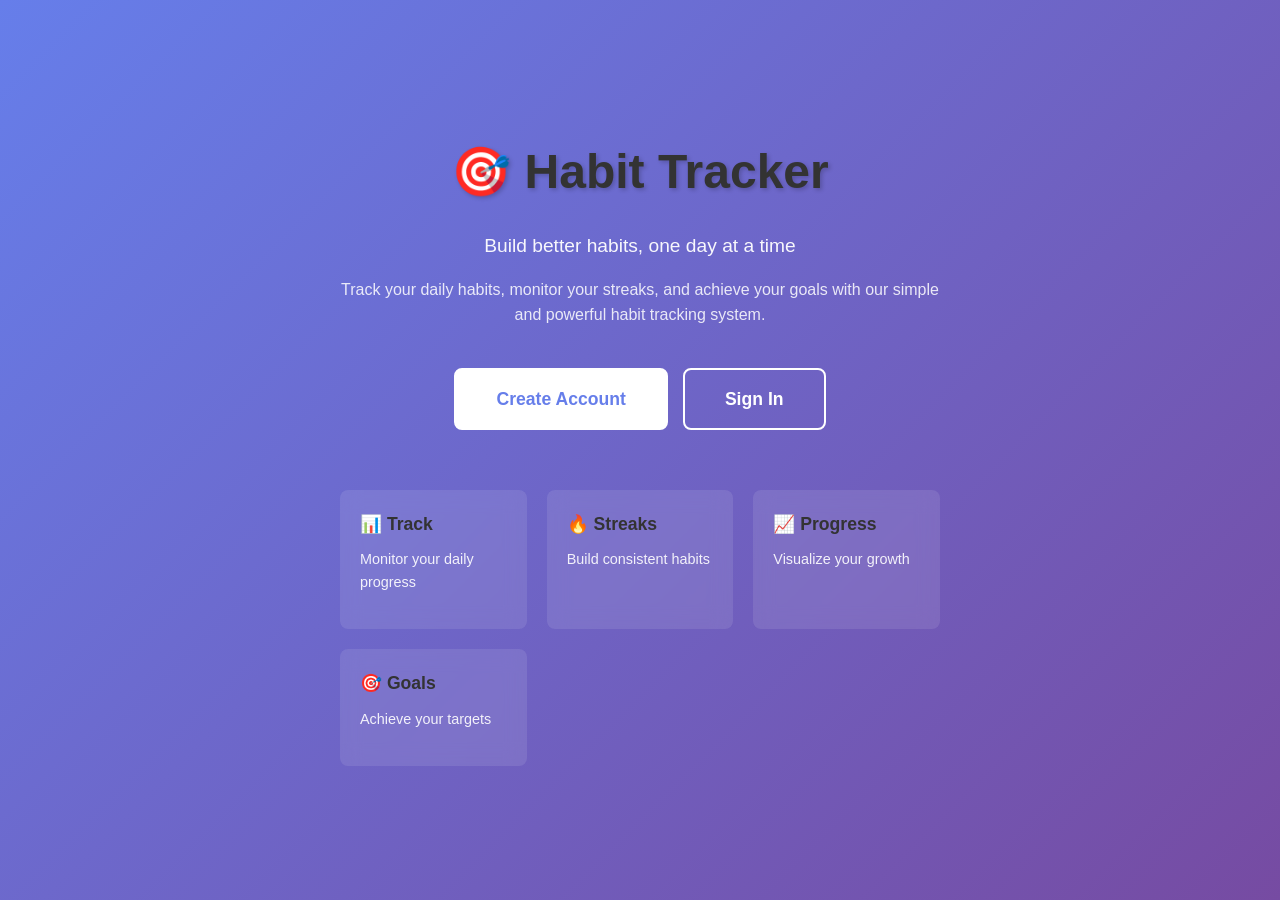
<file: templates/index.html>
<!DOCTYPE html>
<html lang="en">
<head>
    <meta charset="UTF-8">
    <meta name="viewport" content="width=device-width, initial-scale=1.0">
    <title>Habit Tracker - Build Better Habits</title>
    <link rel="stylesheet" href="/static/style.css">
    <style>
        .welcome-container {
            display: flex;
            flex-direction: column;
            align-items: center;
            justify-content: center;
            min-height: 100vh;
            background: linear-gradient(135deg, #667eea 0%, #764ba2 100%);
            color: white;
            text-align: center;
            padding: 20px;
        }
        .welcome-content {
            max-width: 600px;
        }
        .welcome-content h1 {
            font-size: 3em;
            margin-bottom: 20px;
            text-shadow: 2px 2px 4px rgba(0,0,0,0.2);
        }
        .welcome-content p {
            font-size: 1.2em;
            margin-bottom: 15px;
            opacity: 0.95;
            line-height: 1.6;
        }
        .welcome-buttons {
            display: flex;
            gap: 15px;
            justify-content: center;
            margin-top: 40px;
            flex-wrap: wrap;
        }
        .welcome-buttons a {
            padding: 15px 40px;
            font-size: 1.1em;
            border-radius: 8px;
            text-decoration: none;
            transition: all 0.3s ease;
            font-weight: 600;
            border: 2px solid white;
        }
        .welcome-buttons .btn-register {
            background-color: white;
            color: #667eea;
        }
        .welcome-buttons .btn-register:hover {
            background-color: #f0f0f0;
            transform: translateY(-2px);
        }
        .welcome-buttons .btn-login {
            background-color: transparent;
            color: white;
        }
        .welcome-buttons .btn-login:hover {
            background-color: rgba(255,255,255,0.1);
            transform: translateY(-2px);
        }
        .features {
            display: grid;
            grid-template-columns: repeat(auto-fit, minmax(150px, 1fr));
            gap: 20px;
            margin-top: 60px;
            text-align: left;
        }
        .feature {
            background: rgba(255,255,255,0.1);
            padding: 20px;
            border-radius: 8px;
            backdrop-filter: blur(10px);
        }
        .feature h3 {
            font-size: 1.1em;
            margin-bottom: 10px;
        }
        .feature p {
            font-size: 0.9em;
            opacity: 0.9;
        }
    </style>
</head>
<body>
    <div class="welcome-container">
        <div class="welcome-content">
            <h1>🎯 Habit Tracker</h1>
            <p>Build better habits, one day at a time</p>
            <p style="font-size: 1em; opacity: 0.85;">Track your daily habits, monitor your streaks, and achieve your goals with our simple and powerful habit tracking system.</p>

            <div class="welcome-buttons">
                <a href="/register" class="btn-register">Create Account</a>
                <a href="/login" class="btn-login">Sign In</a>
            </div>

            <div class="features">
                <div class="feature">
                    <h3>📊 Track</h3>
                    <p>Monitor your daily progress</p>
                </div>
                <div class="feature">
                    <h3>🔥 Streaks</h3>
                    <p>Build consistent habits</p>
                </div>
                <div class="feature">
                    <h3>📈 Progress</h3>
                    <p>Visualize your growth</p>
                </div>
                <div class="feature">
                    <h3>🎯 Goals</h3>
                    <p>Achieve your targets</p>
                </div>
            </div>
        </div>
    </div>
</body>
</html>
</file>
<file: static/style.css>
* {
    margin: 0;
    padding: 0;
    box-sizing: border-box;
}

:root {
    --primary: #0077be;
    --secondary: #00a8e8;
    --success: #27ae60;
    --danger: #e74c3c;
    --warning: #f39c12;
    --light: #f5f5f5;
    --text: #333;
    --text-light: #666;
    --border: #ddd;
    --shadow: 0 2px 8px rgba(0, 0, 0, 0.1);
    --shadow-lg: 0 4px 12px rgba(0, 0, 0, 0.15);
}

body {
    font-family: -apple-system, BlinkMacSystemFont, 'Segoe UI', Roboto, 'Helvetica Neue', Arial, sans-serif;
    background-color: #fafafa;
    color: var(--text);
    line-height: 1.6;
}

/* Navbar */
.navbar {
    background-color: white;
    border-bottom: 1px solid var(--border);
    padding: 1rem 0;
    box-shadow: var(--shadow);
}

.nav-container {
    max-width: 1200px;
    margin: 0 auto;
    display: flex;
    justify-content: space-between;
    align-items: center;
    padding: 0 2rem;
}

.logo {
    font-size: 1.5rem;
    font-weight: 700;
    color: var(--primary);
    text-decoration: none;
}

.nav-links {
    display: flex;
    gap: 2rem;
}

.nav-links a {
    color: var(--text);
    text-decoration: none;
    font-size: 0.95rem;
    transition: color 0.2s;
}

.nav-links a:hover {
    color: var(--primary);
}

/* Main Content */
.main-content {
    max-width: 1200px;
    margin: 0 auto;
    padding: 2rem;
    min-height: calc(100vh - 200px);
}

.footer {
    background-color: #fafafa;
    border-top: 1px solid var(--border);
    color: var(--text-light);
    text-align: center;
    padding: 2rem;
    margin-top: 4rem;
    font-size: 0.9rem;
}

/* Alerts */
.alert {
    padding: 1rem;
    margin-bottom: 1rem;
    border-radius: 6px;
    border-left: 4px solid;
}

.alert-error {
    background-color: #fee;
    border-left-color: var(--danger);
    color: #c33;
}

.alert-success {
    background-color: #efe;
    border-left-color: var(--success);
    color: #3a3;
}

/* Buttons */
.btn {
    padding: 0.6rem 1.2rem;
    border: 1px solid transparent;
    border-radius: 6px;
    cursor: pointer;
    font-size: 0.95rem;
    text-decoration: none;
    display: inline-block;
    transition: all 0.2s;
    font-weight: 500;
}

.btn:hover {
    transform: translateY(-1px);
}

.btn-primary {
    background-color: var(--primary);
    color: white;
}

.btn-small {
    padding: 0.4rem 0.8rem;
    font-size: 0.8rem;
    margin-left: 0.5rem;
}

.file-input-group {
    display: flex;
    gap: 0.5rem;
    align-items: center;
}

.btn-primary:hover {
    background-color: #0066a1;
}

.btn-secondary {
    background-color: transparent;
    color: var(--primary);
    border: 1px solid var(--primary);
}

.btn-secondary:hover {
    background-color: var(--primary);
    color: white;
}

.btn-outline {
    background-color: transparent;
    color: var(--text);
    border: 1px solid var(--border);
}

.btn-outline:hover {
    background-color: var(--light);
    border-color: var(--text);
}

.btn-danger {
    background-color: var(--danger);
    color: white;
}

.btn-danger:hover {
    background-color: #c0392b;
}

.btn-small {
    padding: 0.4rem 0.8rem;
    font-size: 0.85rem;
}

.btn-large {
    padding: 0.75rem 1.5rem;
    font-size: 1rem;
}

.btn-icon {
    background: none;
    border: none;
    padding: 0.4rem;
    cursor: pointer;
    color: var(--text-light);
    transition: color 0.2s;
}

.btn-icon:hover {
    color: var(--danger);
}

/* Forms */
.form-group {
    margin-bottom: 1.5rem;
    display: flex;
    flex-direction: column;
    gap: 0.5rem;
}

.form-group label {
    font-weight: 500;
    color: var(--text);
    display: block;
}

.form-group input[type="text"],
.form-group input[type="email"],
.form-group input[type="password"],
.form-group input[type="number"],
.form-group input[type="color"],
.form-group input[type="file"],
.form-group textarea,
.form-group select {
    width: 100%;
    padding: 0.75rem;
    border: 1px solid var(--border);
    border-radius: 6px;
    font-family: inherit;
    font-size: 1rem;
}

.form-group input[type="checkbox"] {
    cursor: pointer;
    accent-color: var(--primary);
}

.form-group input[type="checkbox"] + span,
.form-group label > span {
    margin-left: 0.5rem;
}

label {
    display: block;
    margin-bottom: 0.5rem;
    font-weight: 500;
    font-size: 0.95rem;
    color: var(--text);
}

input, textarea, select {
    width: 100%;
    padding: 0.6rem;
    border: 1px solid var(--border);
    border-radius: 6px;
    font-size: 0.95rem;
    font-family: inherit;
    transition: border-color 0.2s;
}

input:focus, textarea:focus, select:focus {
    outline: none;
    border-color: var(--primary);
    box-shadow: 0 0 0 3px rgba(0, 119, 190, 0.1);
}

small {
    display: block;
    margin-top: 0.25rem;
    color: var(--text-light);
    font-size: 0.85rem;
}

/* Typography */
h1 {
    font-size: 2rem;
    font-weight: 700;
    margin-bottom: 0.5rem;
    color: var(--text);
}

h2 {
    font-size: 1.5rem;
    font-weight: 600;
    margin-bottom: 1rem;
    color: var(--text);
}

h3 {
    font-size: 1.2rem;
    font-weight: 600;
    margin-bottom: 0.5rem;
    color: var(--text);
}

h4 {
    font-size: 1rem;
    font-weight: 600;
    margin-bottom: 0.5rem;
    color: var(--text);
}

a {
    color: var(--primary);
    text-decoration: none;
    transition: color 0.2s;
}

a:hover {
    text-decoration: underline;
}

.link {
    font-size: 0.95rem;
    color: var(--primary);
    font-weight: 500;
}

/* Auth Pages */
.auth-container {
    max-width: 400px;
    margin: 4rem auto;
    padding: 2rem;
}

.auth-form {
    background: white;
    padding: 2rem;
    border-radius: 8px;
    box-shadow: var(--shadow);
}

.auth-form h1 {
    text-align: center;
    margin-bottom: 2rem;
}

.auth-link {
    text-align: center;
    margin-top: 1.5rem;
    color: var(--text-light);
    font-size: 0.95rem;
}

.auth-link a {
    color: var(--primary);
    font-weight: 500;
}

/* Home Page */
.home-container {
    max-width: 1200px;
    margin: 0 auto;
    padding: 2rem;
}

.home-header {
    display: flex;
    justify-content: space-between;
    align-items: center;
    margin-bottom: 3rem;
    gap: 2rem;
}

.user-greeting {
    display: flex;
    align-items: center;
    gap: 1.5rem;
    flex: 1;
}

.avatar-small {
    width: 60px;
    height: 60px;
    border-radius: 50%;
    object-fit: cover;
    border: 2px solid var(--border);
}

.greeting-text h1 {
    margin-bottom: 0.25rem;
}

.subtitle {
    color: var(--text-light);
    font-size: 0.95rem;
    margin: 0;
}

.stats-grid {
    display: grid;
    grid-template-columns: repeat(auto-fit, minmax(250px, 1fr));
    gap: 1.5rem;
    margin-bottom: 3rem;
}

.stat-card {
    background: white;
    padding: 1.5rem;
    border-radius: 8px;
    border: 1px solid var(--border);
    text-align: center;
}

.stat-card h3 {
    color: var(--text-light);
    font-weight: 500;
    font-size: 0.95rem;
    margin-bottom: 1rem;
}

.stat-number {
    font-size: 2.5rem;
    font-weight: 700;
    color: var(--primary);
    margin: 0;
}

.recent-habits {
    margin-bottom: 3rem;
}

.section-header {
    display: flex;
    justify-content: space-between;
    align-items: center;
    margin-bottom: 1.5rem;
}

.habits-preview {
    display: grid;
    gap: 1rem;
}

.habit-preview {
    background: white;
    padding: 1.25rem;
    border-radius: 8px;
    border: 1px solid var(--border);
    display: flex;
    justify-content: space-between;
    align-items: center;
    transition: all 0.2s;
}

.habit-preview:hover {
    border-color: var(--primary);
    box-shadow: var(--shadow);
}

.habit-info {
    flex: 1;
}

.habit-info h4 {
    margin: 0 0 0.25rem 0;
}

.habit-goal {
    font-size: 0.85rem;
    color: var(--text-light);
    margin: 0;
}

.action-buttons {
    display: grid;
    grid-template-columns: repeat(auto-fit, minmax(200px, 1fr));
    gap: 1rem;
    margin-top: 2rem;
}

/* Habits Page */
.habits-container {
    max-width: 1200px;
    margin: 0 auto;
    padding: 2rem;
}

.habits-header {
    display: flex;
    justify-content: space-between;
    align-items: center;
    margin-bottom: 2rem;
    gap: 1rem;
}

.header-left {
    display: flex;
    align-items: center;
    gap: 1rem;
}

.header-left h1 {
    margin: 0;
}

.habits-grid {
    display: grid;
    grid-template-columns: repeat(auto-fill, minmax(300px, 1fr));
    gap: 1.5rem;
}

.habit-card {
    background: white;
    border: 1px solid var(--border);
    border-radius: 8px;
    padding: 1.5rem;
    transition: all 0.2s;
}

.habit-card:hover {
    border-color: var(--primary);
    box-shadow: var(--shadow-lg);
}

.habit-card-header {
    display: flex;
    justify-content: space-between;
    align-items: start;
    margin-bottom: 1rem;
}

.habit-card-header h3 {
    margin: 0;
    flex: 1;
}

.habit-description {
    color: var(--text-light);
    font-size: 0.95rem;
    margin-bottom: 1rem;
}

.habit-meta {
    margin-bottom: 1.5rem;
}

.badge {
    display: inline-block;
    background-color: var(--light);
    color: var(--text);
    padding: 0.4rem 0.8rem;
    border-radius: 4px;
    font-size: 0.85rem;
    font-weight: 500;
}

.habit-actions {
    display: flex;
    gap: 0.75rem;
}

.habit-actions .btn {
    flex: 1;
    text-align: center;
}

/* Dashboard (old) */
.dashboard-container {
    max-width: 1200px;
    margin: 0 auto;
    padding: 2rem;
}

.dashboard-header {
    display: flex;
    justify-content: space-between;
    align-items: center;
    margin-bottom: 2rem;
}

.header-right {
    display: flex;
    gap: 1rem;
}

.profile-section {
    margin-bottom: 3rem;
}

.profile-card {
    background: white;
    padding: 2rem;
    border-radius: 8px;
    border: 1px solid var(--border);
    display: grid;
    grid-template-columns: auto 1fr;
    gap: 2rem;
    align-items: start;
}

.avatar-container {
    display: flex;
    flex-direction: column;
    align-items: center;
    gap: 1rem;
}

.avatar {
    width: 100px;
    height: 100px;
    border-radius: 50%;
    object-fit: cover;
    border: 2px solid var(--border);
}

.avatar-actions {
    display: flex;
    flex-direction: column;
    gap: 0.5rem;
    width: 100%;
}

.profile-info p {
    margin-bottom: 0.75rem;
    font-size: 0.95rem;
}

.habits-list {
    background: white;
    padding: 2rem;
    border-radius: 8px;
    border: 1px solid var(--border);
}

/* Admin Panel */
.admin-container {
    max-width: 1200px;
    margin: 0 auto;
    padding: 2rem;
}

.admin-header {
    display: flex;
    justify-content: space-between;
    align-items: center;
    margin-bottom: 2rem;
}

.admin-header h1 {
    margin: 0;
}

.admin-section {
    margin-bottom: 3rem;
}

.admin-section h2 {
    margin-bottom: 1.5rem;
    padding-bottom: 1rem;
    border-bottom: 1px solid var(--border);
}

.health-grid {
    display: grid;
    grid-template-columns: repeat(auto-fit, minmax(250px, 1fr));
    gap: 1.5rem;
}

.health-card {
    background: white;
    padding: 1.5rem;
    border-radius: 8px;
    border: 2px solid var(--border);
    transition: all 0.3s ease;
}

.health-card.status-healthy {
    border-color: var(--success);
    background: rgba(39, 174, 96, 0.05);
}

.health-card.status-unhealthy {
    border-color: var(--warning);
    background: rgba(243, 156, 18, 0.05);
}

.health-card.status-offline {
    border-color: var(--danger);
    background: rgba(231, 76, 60, 0.05);
}

.health-card-header {
    display: flex;
    justify-content: space-between;
    align-items: center;
    margin-bottom: 1rem;
}

.health-card h3 {
    margin: 0;
    font-size: 1rem;
    flex: 1;
}

.health-message {
    color: var(--text-light);
    font-size: 0.9rem;
    margin: 0.5rem 0 1rem 0;
}

.health-card .btn {
    margin-top: 0.5rem;
}

.status {
    padding: 0.5rem 0;
    font-weight: 500;
    font-size: 0.95rem;
    margin-bottom: 0.5rem;
}

.status.healthy {
    color: var(--success);
}

.status.unhealthy {
    color: var(--warning);
}

.status.offline {
    color: var(--danger);
}

.status.pending {
    color: var(--text-light);
}

.quick-links {
    display: grid;
    grid-template-columns: repeat(auto-fit, minmax(200px, 1fr));
    gap: 1rem;
}

.stats-grid {
    display: grid;
    grid-template-columns: repeat(auto-fit, minmax(200px, 1fr));
    gap: 1.5rem;
}

.stat-card {
    background: white;
    padding: 1.5rem;
    border-radius: 8px;
    border: 1px solid var(--border);
    text-align: center;
}

.stat-card h4 {
    color: var(--text-light);
    font-weight: 500;
    margin-bottom: 1rem;
}

.stat-value {
    font-size: 2rem;
    font-weight: 700;
    color: var(--primary);
    margin: 0;
}

/* Utilities */
.loading, .error, .empty-state {
    text-align: center;
    padding: 2rem;
    color: var(--text-light);
}

.error {
    color: var(--danger);
}

/* Responsive */
@media (max-width: 768px) {
    .main-content {
        padding: 1rem;
    }

    .navbar {
        padding: 0.75rem 0;
    }

    .nav-container {
        padding: 0 1rem;
    }

    .nav-links {
        gap: 1rem;
        font-size: 0.9rem;
    }

    h1 {
        font-size: 1.5rem;
    }

    h2 {
        font-size: 1.25rem;
    }

    .home-header {
        flex-direction: column;
        align-items: flex-start;
    }

    .habits-header {
        flex-direction: column;
        align-items: flex-start;
    }

    .stats-grid {
        grid-template-columns: 1fr;
    }

    .profile-card {
        grid-template-columns: 1fr;
        gap: 1.5rem;
    }

    .health-grid {
        grid-template-columns: 1fr;
    }

    .quick-links {
        grid-template-columns: 1fr;
    }

    .action-buttons {
        grid-template-columns: 1fr;
    }
}

@media (max-width: 480px) {
    body {
        font-size: 0.9rem;
    }

    .main-content {
        padding: 0.75rem;
    }

    h1 {
        font-size: 1.25rem;
    }

    .btn {
        padding: 0.5rem 1rem;
        font-size: 0.9rem;
    }

    .avatar-small {
        width: 50px;
        height: 50px;
    }

    .stat-number {
        font-size: 2rem;
    }

    .habits-grid {
        grid-template-columns: 1fr;
    }
}

/* Profile Page */
.profile-container {
    max-width: 600px;
    margin: 0 auto;
    padding: 2rem;
}

.profile-card {
    background: white;
    border-radius: 8px;
    border: 1px solid var(--border);
    padding: 2rem;
    box-shadow: var(--shadow);
}

.profile-card h1 {
    margin-bottom: 2rem;
    color: var(--text);
}

.profile-header {
    text-align: center;
    margin-bottom: 2rem;
}

.profile-avatar-section {
    display: flex;
    flex-direction: column;
    align-items: center;
    gap: 1rem;
}

.avatar-large {
    width: 120px;
    height: 120px;
    border-radius: 50%;
    border: 3px solid var(--primary);
    object-fit: cover;
}

.avatar-info h2 {
    font-size: 1.5rem;
    margin: 0 0 0.25rem 0;
}

.avatar-info .text-muted {
    color: var(--text-light);
    font-size: 0.95rem;
}

.profile-section {
    margin-bottom: 2rem;
    padding-bottom: 2rem;
    border-bottom: 1px solid var(--border);
}

.profile-section:last-child {
    border-bottom: none;
    margin-bottom: 0;
    padding-bottom: 0;
}

.profile-section h3 {
    font-size: 1.1rem;
    margin-bottom: 1rem;
    color: var(--text);
}

.upload-form {
    display: flex;
    flex-direction: column;
    gap: 1rem;
}

.upload-form .form-group {
    display: flex;
    flex-direction: column;
    gap: 0.5rem;
}

.upload-form input[type="file"] {
    padding: 0.5rem;
    border: 1px solid var(--border);
    border-radius: 4px;
    font-size: 0.9rem;
}

.upload-form small {
    color: var(--text-light);
    font-size: 0.85rem;
}

#uploadMessage {
    padding: 1rem;
    border-radius: 4px;
    font-size: 0.95rem;
}

.alert-success {
    background-color: #d4edda;
    color: #155724;
    border: 1px solid #c3e6cb;
}

.alert-error {
    background-color: #f8d7da;
    color: #721c24;
    border: 1px solid #f5c6cb;
}

.settings-list {
    display: flex;
    flex-direction: column;
    gap: 1rem;
}

.setting-item {
    display: flex;
    justify-content: space-between;
    align-items: center;
    padding: 1rem;
    background: var(--light);
    border-radius: 4px;
}

.setting-label {
    font-weight: 500;
    color: var(--text);
}

.setting-value {
    color: var(--text-light);
    font-size: 0.95rem;
}

/* Habit Detail Page */
.detail-container {
    max-width: 800px;
    margin: 0 auto;
    padding: 2rem;
}

.detail-card {
    background: white;
    border-radius: 8px;
    border: 1px solid var(--border);
    padding: 2rem;
    box-shadow: var(--shadow);
}

.detail-card h1 {
    margin-top: 1rem;
    margin-bottom: 0.5rem;
    color: var(--text);
}

.habit-detail-image {
    width: 100%;
    max-height: 400px;
    border-radius: 8px;
    object-fit: cover;
    margin-bottom: 1.5rem;
    border: 1px solid var(--border);
}

.description {
    color: var(--text-light);
    font-size: 1rem;
    margin-bottom: 1.5rem;
}

.habit-stats {
    display: grid;
    grid-template-columns: 1fr 1fr;
    gap: 1rem;
    margin: 1.5rem 0;
    padding: 1.5rem 0;
    border-top: 1px solid var(--border);
    border-bottom: 1px solid var(--border);
}

.stat {
    display: flex;
    justify-content: space-between;
    align-items: center;
}

.stat-label {
    font-weight: 500;
    color: var(--text);
}

.stat-value {
    color: var(--primary);
    font-size: 1.1rem;
    font-weight: 600;
}

.habit-actions {
    display: flex;
    gap: 1rem;
    margin: 1.5rem 0;
}

.habit-actions .btn {
    flex: 1;
}

.edit-form,
.track-form {
    margin-top: 1.5rem;
    padding: 1.5rem;
    background: var(--light);
    border-radius: 8px;
    display: none;
}

.edit-form.visible,
.track-form.visible {
    display: block;
}

.edit-form h3,
.track-form h3 {
    margin-bottom: 1rem;
    color: var(--text);
}

/* Form Sections */
.form-section {
    background: white;
    padding: 1.5rem;
    margin-bottom: 1.5rem;
    border-radius: 8px;
    border: 1px solid var(--border);
}

.form-section h2 {
    font-size: 1.1rem;
    margin-bottom: 1.25rem;
    color: var(--text);
}

.form-actions {
    display: flex;
    gap: 1rem;
    justify-content: flex-start;
}

/* Radio Group */
.radio-group {
    display: flex;
    flex-direction: column;
    gap: 0.75rem;
}

.radio-option {
    display: flex;
    align-items: flex-start;
    padding: 0.75rem;
    border: 1px solid var(--border);
    border-radius: 6px;
    cursor: pointer;
    transition: all 0.2s;
}

.radio-option:hover {
    background-color: var(--light);
}

.radio-option input[type="radio"] {
    margin-right: 0.75rem;
    margin-top: 0.25rem;
    cursor: pointer;
}

/* Color Picker */
.color-picker-wrapper {
    display: flex;
    align-items: center;
    gap: 1rem;
}

.color-picker-wrapper input[type="color"] {
    width: 60px;
    height: 40px;
    border: none;
    border-radius: 6px;
    cursor: pointer;
}

.color-picker-wrapper span {
    font-family: monospace;
    color: var(--text-light);
}

/* Mood Emoji Selector */
.mood-emoji-selector {
    display: flex;
    gap: 0.75rem;
    margin-top: 0.5rem;
}

.mood-emoji {
    font-size: 2.5rem;
    background: none;
    border: 2px solid transparent;
    cursor: pointer;
    border-radius: 8px;
    padding: 0.5rem;
    transition: all 0.2s;
}

.mood-emoji:hover {
    transform: scale(1.1);
    background-color: var(--light);
}

.mood-emoji.selected {
    border-color: var(--primary);
    background-color: rgba(0, 119, 190, 0.1);
    transform: scale(1.15);
}

/* Habit Card with Image */
.habit-card-with-image {
    display: flex;
    gap: 1rem;
    background: white;
    border: 1px solid var(--border);
    border-radius: 8px;
    overflow: hidden;
    transition: all 0.2s;
}

.habit-card-with-image:hover {
    border-color: var(--primary);
    box-shadow: var(--shadow-lg);
}

.habit-image-wrapper {
    flex-shrink: 0;
    width: 120px;
    height: 120px;
    background-color: var(--light);
    overflow: hidden;
}

.habit-card-image {
    width: 100%;
    height: 100%;
    object-fit: cover;
}

.habit-image-placeholder {
    width: 120px;
    height: 120px;
    background: linear-gradient(135deg, #667eea 0%, #764ba2 100%);
    display: flex;
    align-items: center;
    justify-content: center;
    color: white;
    font-size: 2rem;
}

.habit-card-content {
    flex: 1;
    padding: 1rem;
    display: flex;
    flex-direction: column;
}

.habit-card-header {
    display: flex;
    justify-content: space-between;
    align-items: flex-start;
    gap: 0.5rem;
    margin-bottom: 0.5rem;
}

.habit-card-header h4 {
    margin: 0;
    font-size: 1rem;
    flex: 1;
}

.habit-type-badge {
    display: inline-block;
    padding: 0.3rem 0.7rem;
    border-radius: 4px;
    font-size: 0.75rem;
    font-weight: 600;
    white-space: nowrap;
}

.habit-negative-badge {
    display: inline-block;
    padding: 0.3rem 0.7rem;
    background-color: #e74c3c;
    color: white;
    border-radius: 4px;
    font-size: 0.75rem;
    font-weight: 600;
}

.habit-card-badges {
    display: flex;
    gap: 0.5rem;
    margin-bottom: 0.5rem;
    flex-wrap: wrap;
}

.habit-card-last-tracked {
    font-size: 0.85rem;
    color: var(--text-light);
    margin-bottom: auto;
}

.habit-card-actions {
    display: flex;
    gap: 0.5rem;
    margin-top: 0.75rem;
}

.habit-card-actions .btn {
    flex: 1;
    padding: 0.4rem 0.75rem;
    font-size: 0.85rem;
}

/* Tags */
.habit-tags {
    display: flex;
    flex-wrap: wrap;
    gap: 0.4rem;
}

.tag-pill {
    display: inline-block;
    background-color: #e8f4f8;
    color: var(--primary);
    padding: 0.3rem 0.7rem;
    border-radius: 12px;
    font-size: 0.8rem;
    border: 1px solid #d0e8f2;
    cursor: pointer;
    transition: all 0.2s;
}

.tag-pill:hover {
    background-color: #d0e8f2;
}

.tag-pill.selected {
    background-color: var(--primary);
    color: white;
}

/* Responsive */
@media (max-width: 768px) {
    .habit-card-with-image {
        flex-direction: column;
    }

    .habit-image-wrapper,
    .habit-image-placeholder {
        width: 100%;
        height: 150px;
    }

    .mood-emoji {
        font-size: 1.8rem;
    }

    .form-section {
        padding: 1rem;
    }

    .action-buttons {
        grid-template-columns: 1fr;
    }
}

/* Tips Page */
.tips-container {
    max-width: 900px;
    margin: 0 auto;
    padding: 2rem;
}

.tips-header {
    text-align: center;
    margin-bottom: 3rem;
}

.tips-header h1 {
    font-size: 2rem;
    margin-bottom: 0.5rem;
}

.tips-header .subtitle {
    font-size: 1.1rem;
    color: var(--text-light);
}

.tips-grid {
    display: grid;
    grid-template-columns: 1fr;
    gap: 3rem;
    margin-bottom: 3rem;
}

.tips-section {
    display: grid;
    grid-template-columns: 1fr;
    gap: 1.5rem;
}

.section-icon {
    font-size: 3rem;
    text-align: center;
}

.tips-section h2 {
    font-size: 1.5rem;
    color: var(--primary);
    margin-bottom: 0.5rem;
    grid-column: 1 / -1;
}

.tip-card {
    background: white;
    padding: 1.5rem;
    border-radius: 8px;
    border-left: 4px solid var(--primary);
    box-shadow: var(--shadow);
}

.tip-card h3 {
    margin-top: 0;
    margin-bottom: 0.75rem;
    color: var(--text);
}

.tip-card p {
    margin: 0.75rem 0;
    color: var(--text);
    line-height: 1.7;
}

.tip-card ul {
    margin: 1rem 0;
    padding-left: 1.5rem;
}

.tip-card li {
    margin-bottom: 0.5rem;
    color: var(--text);
}

.tip-card strong {
    color: var(--primary);
}

.tip-card em {
    color: var(--text-light);
    font-style: italic;
}

.tips-footer {
    background: linear-gradient(135deg, rgba(0, 119, 190, 0.05) 0%, rgba(39, 174, 96, 0.05) 100%);
    padding: 2rem;
    border-radius: 12px;
    margin-top: 2rem;
}

.tips-summary {
    margin-bottom: 1.5rem;
}

.tips-summary h2 {
    color: var(--primary);
    margin-bottom: 1rem;
}

.tips-summary ol {
    padding-left: 1.5rem;
    line-height: 1.8;
}

.tips-summary li {
    margin-bottom: 0.75rem;
}

.tips-quote {
    text-align: center;
    font-style: italic;
    color: var(--text-light);
    font-size: 1.05rem;
    margin: 2rem 0;
    padding: 1.5rem;
    background: white;
    border-radius: 8px;
    border-top: 3px solid var(--primary);
}

.tips-actions {
    display: flex;
    gap: 1rem;
    justify-content: center;
    flex-wrap: wrap;
}

@media (max-width: 768px) {
    .tips-container {
        padding: 1rem;
    }

    .tips-header h1 {
        font-size: 1.5rem;
    }

    .tips-header .subtitle {
        font-size: 0.95rem;
    }

    .section-icon {
        font-size: 2rem;
    }

    .tip-card {
        padding: 1rem;
    }

    .tips-actions {
        flex-direction: column;
    }

    .tips-actions .btn {
        width: 100%;
    }
}
</file>
